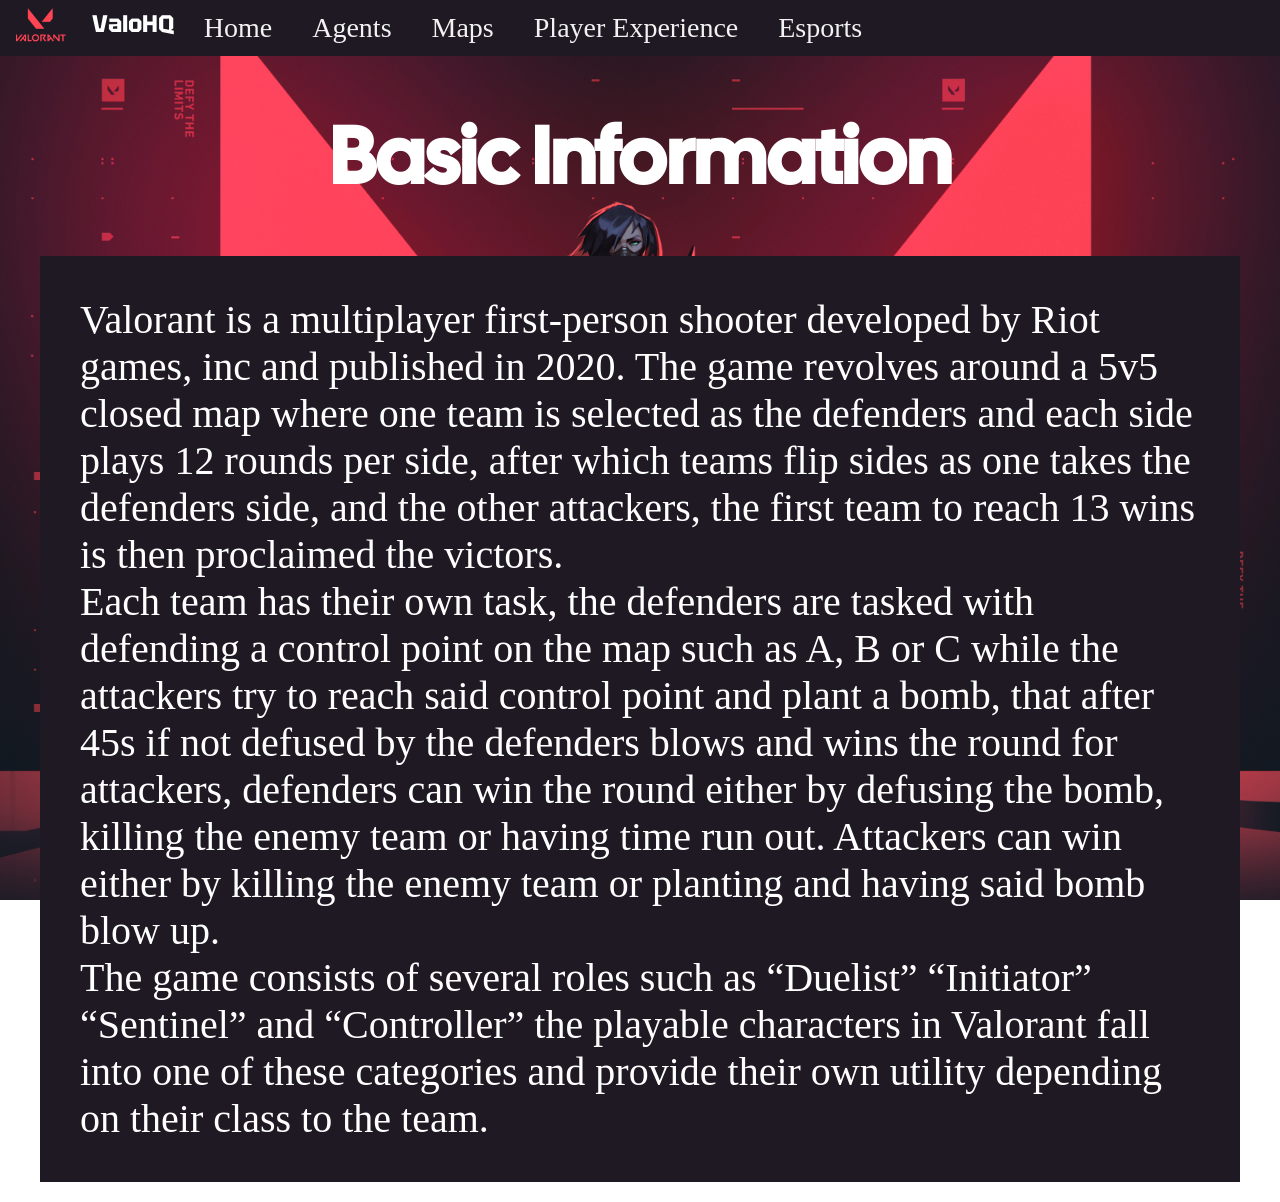
<file: index.html>
<!DOCTYPE html>
<html lang="en">
<head>
 <title>ValoHQ - Home </title>
<meta name="viewport" content="width=device-width, initial-scale=1">
<link rel="stylesheet" href="https://cdnjs.cloudflare.com/ajax/libs/font-awesome/4.7.0/css/font-awesome.min.css">

<link href="tyyli.css" rel="stylesheet">
</head>
<body>

<div class="topnav" id="myTopnav">
  <img src="Valorant_logo_-_pink_color_version.svg.png" class="logo" alt="Valorant logo">
  <h1 class="nav-title">ValoHQ</h1>
  <a href="index.html">Home</a>
  <a href="agentit.html">Agents</a>
  <a href="kartat.html">Maps</a>
  <a href="kokemukset.html">Player Experience</a>
  <a href="esports.html">Esports</a>
  <a href="javascript:void(0);" class="icon" onclick="myFunction()">
    <i class="fa fa-bars"></i>
  </a>
</div>
<div style="padding-left:16px">
</div>

<h1> Basic Information</h1>

<div class="laatikko">
     <div><div>
      </div>
<p>
 Valorant is a multiplayer first-person shooter developed by Riot games, inc and published in 2020. 
      The game revolves around a 5v5 closed map where one team is selected as the defenders and each
       side plays 12 rounds per side, after which teams flip sides as one takes the defenders side,
        and the other attackers, the first team to reach 13 wins is then proclaimed the victors.
        <br>
       Each team has their own task, the defenders are tasked with defending a control point on the map 
       such as A, B or C while the attackers try to reach said control point and plant a bomb, that after 
       45s if not defused by the defenders blows and wins the round for attackers, defenders can win the
       round either by defusing the bomb, killing the enemy team or having time run out. Attackers can 
       win either by killing the enemy team or planting and having said bomb blow up.
       <br>
       The game consists of several roles such as “Duelist” “Initiator” “Sentinel” and “Controller” the 
       playable characters in Valorant fall into one of these categories and provide their own utility 
       depending on their class to the team.
</p>

<script>
function myFunction() {
  var x = document.getElementById("myTopnav");
  if (x.className === "topnav") {
    x.className += " responsive";
  } else {
    x.className = "topnav";
  }
}
</script>

</body>
</html>
</file>
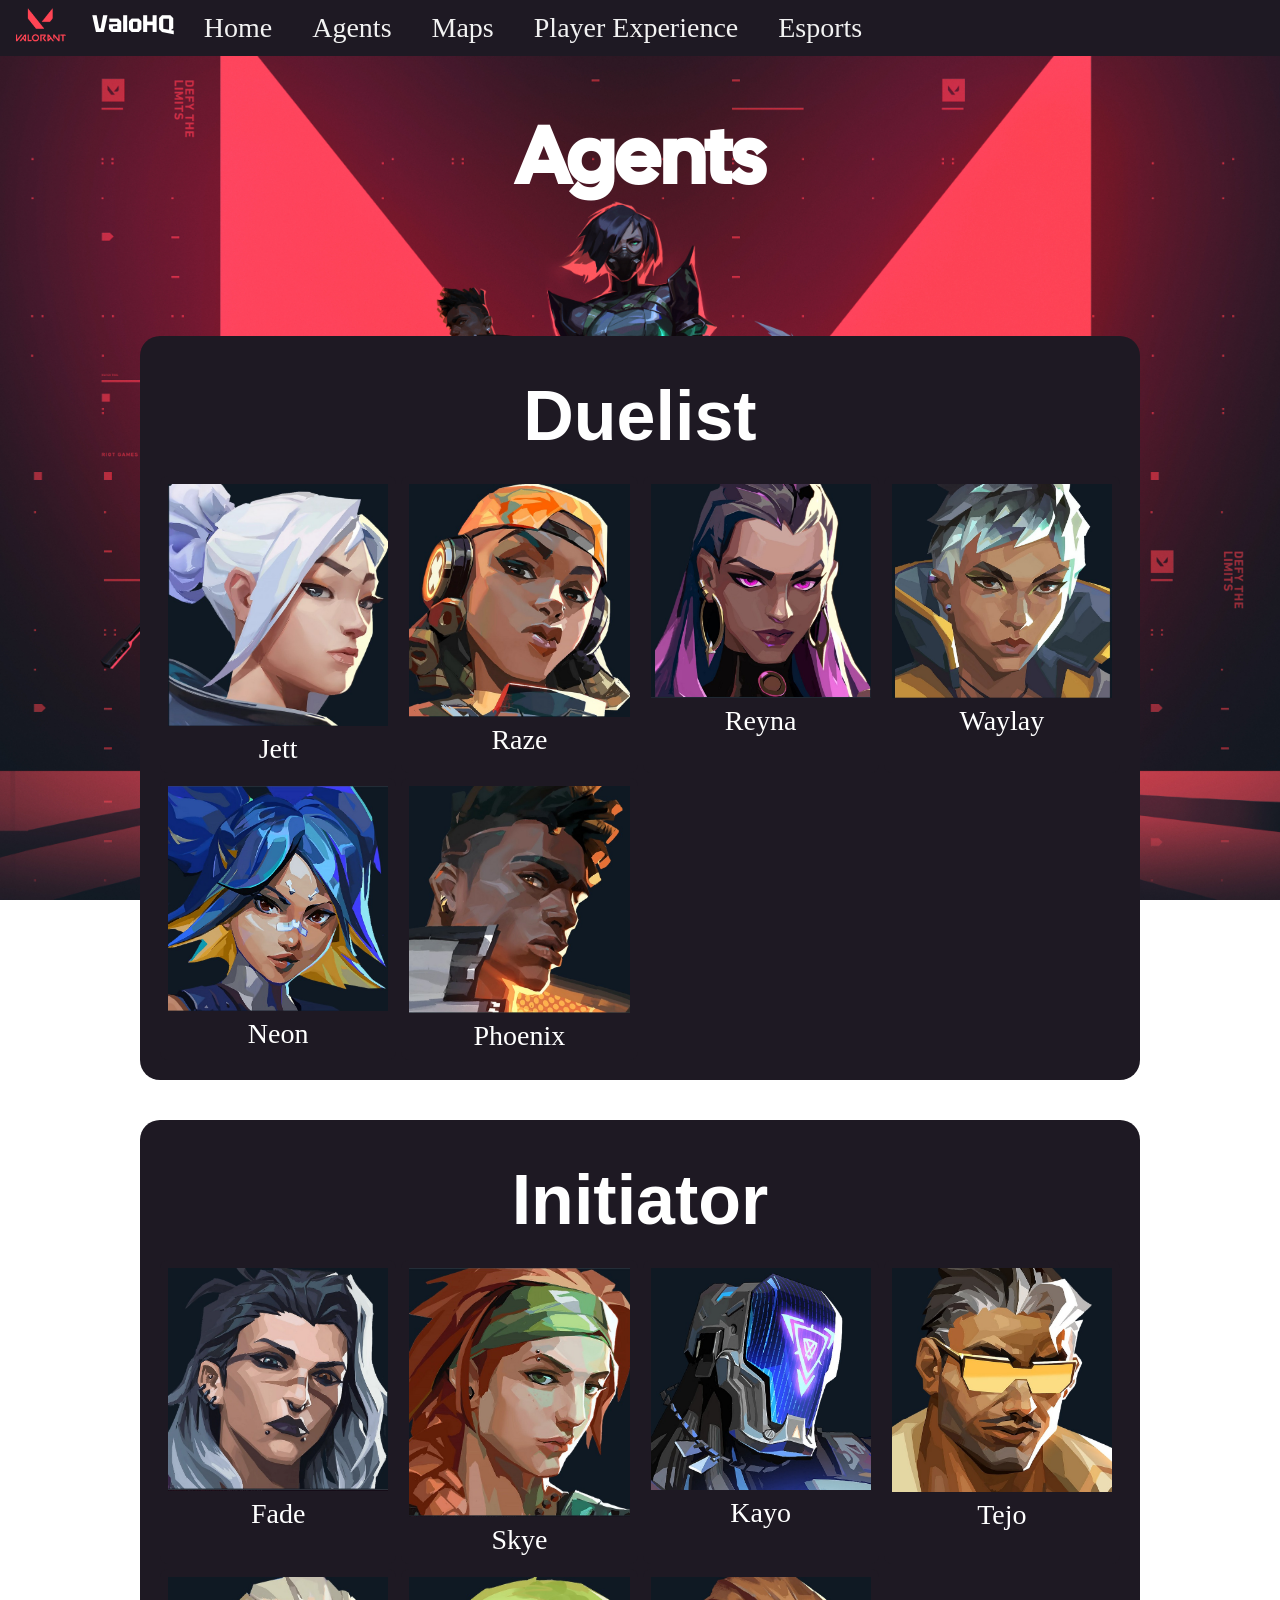
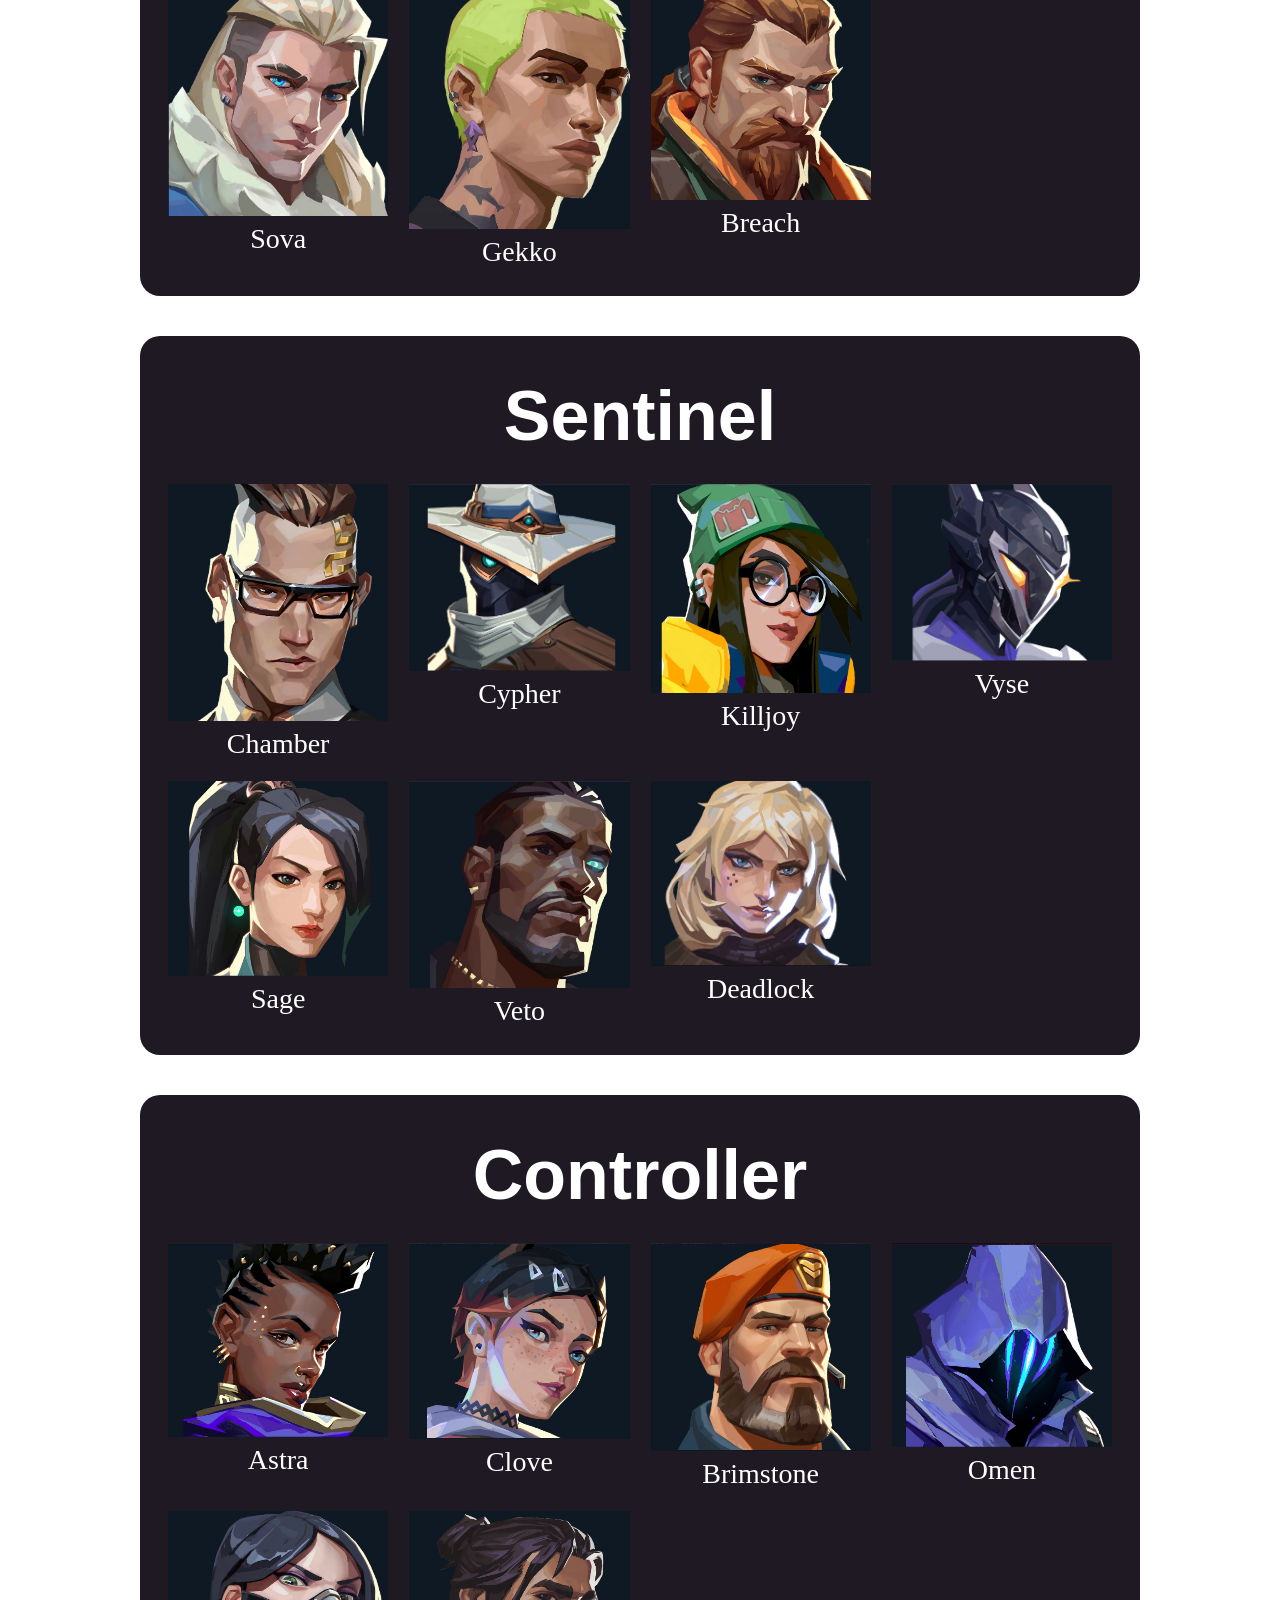
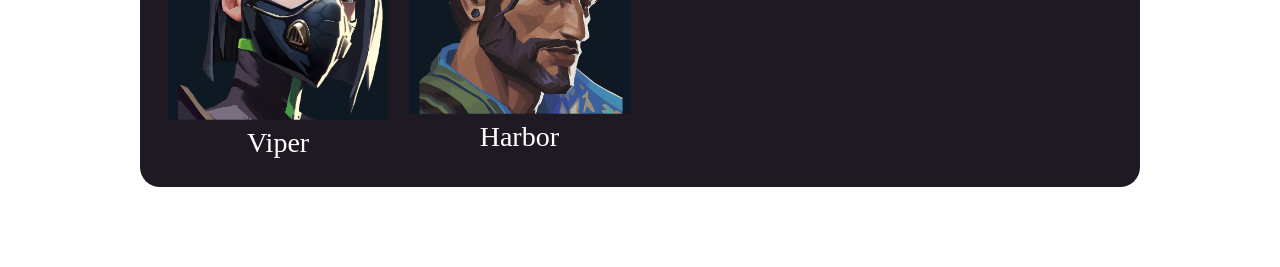
<file: agentit.html>
<!DOCTYPE html>
<html lang="en">
<head>
<title>ValoHQ - Agents</title>
<meta name="viewport" content="width=device-width, initial-scale=1">
<link rel="stylesheet" href="https://cdnjs.cloudflare.com/ajax/libs/font-awesome/4.7.0/css/font-awesome.min.css">

<link href="tyyli.css" rel="stylesheet">
</head>
<body>

<div class="topnav" id="myTopnav">
  <img src="Valorant_logo_-_pink_color_version.svg.png" class="logo" alt="Valorant logo">
  <h1 class="nav-title">ValoHQ</h1>
  <a href="index.html">Home</a>
  <a href="agentit.html">Agents</a>
  <a href="kartat.html">Maps</a>
  <a href="kokemukset.html">Player Experience</a>
  <a href="esports.html">Esports</a>
  <a href="javascript:void(0);" class="icon" onclick="myFunction()">
    <i class="fa fa-bars"></i>
  </a>
</div>
<div style="padding-left:16px">
</div>

<h1>Agents</h1>

   <section class="agent-section">
    <div class="agent-card">
        <h2>Duelist</h2>
        <div class="agent-grid">
            <div class="agent-box"><img src="jett.jpg" alt="Jett"> Jett</div>
            <div class="agent-box"><img src="raze.jpg" alt="Raze"> Raze</div>
            <div class="agent-box"><img src="reyna.jpg" alt="Reyna"> Reyna</div>
            <div class="agent-box"><img src="waylay.jpg" alt="Waylay"> Waylay</div>
            <div class="agent-box"><img src="neon.jpg" alt="Neon"> Neon</div>
            <div class="agent-box"><img src="phoenix.jpg" alt="Phoenix"> Phoenix</div>
        </div>
    </div>

    <div class="agent-card">
        <h2>Initiator</h2>
        <div class="agent-grid">
            <div class="agent-box"><img src="fade.jpg" alt="Fade"> Fade</div>
            <div class="agent-box"><img src="skye.jpg" alt="Skye"> Skye</div>
            <div class="agent-box"><img src="kayo.jpg" alt="Kayo"> Kayo</div>
            <div class="agent-box"><img src="tejo.jpg" alt="Tejo"> Tejo</div>
            <div class="agent-box"><img src="Sova.jpg" alt="Sova"> Sova</div>
            <div class="agent-box"><img src="gekko.jpg" alt="Gekko"> Gekko</div>
            <div class="agent-box"><img src="breach.jpg" alt="Breach"> Breach</div>
        </div>
    </div>

    <div class="agent-card">
        <h2>Sentinel</h2>
        <div class="agent-grid">
            <div class="agent-box"><img src="Chamber.jpg" alt="Chamber"> Chamber</div>
            <div class="agent-box"><img src="Cypher.jpg" alt="Cypher"> Cypher</div>
            <div class="agent-box"><img src="Killjoy.jpg" alt="Killjoy"> Killjoy</div>
            <div class="agent-box"><img src="Vyse.jpg" alt="Vyse"> Vyse</div>
            <div class="agent-box"><img src="Sage.jpg" alt="Sage"> Sage</div>
            <div class="agent-box"><img src="Veto.jpg" alt="Veto"> Veto</div>
            <div class="agent-box"><img src="Deadlock.jpg" alt="Deadlock"> Deadlock</div>
        </div>
    </div>

    <div class="agent-card">
        <h2>Controller</h2>
        <div class="agent-grid">
            <div class="agent-box"><img src="Astra.jpg" alt="Astra"> Astra</div>
            <div class="agent-box"><img src="Clove.jpg" alt="Clove"> Clove</div>
            <div class="agent-box"><img src="Brimstone.jpg" alt="Brimstone"> Brimstone</div>
            <div class="agent-box"><img src="Omen.jpg" alt="Omen"> Omen</div>
            <div class="agent-box"><img src="Viper.jpg" alt="Viper"> Viper</div>
            <div class="agent-box"><img src="Harbor.jpg" alt="Harbor"> Harbor</div>
        </div>
    </div></section>

<script>
function myFunction() {
  var x = document.getElementById("myTopnav");
  if (x.className === "topnav") {
    x.className += " responsive";
  } else {
    x.className = "topnav";
  }
}
</script>

</body>
</html>
</file>
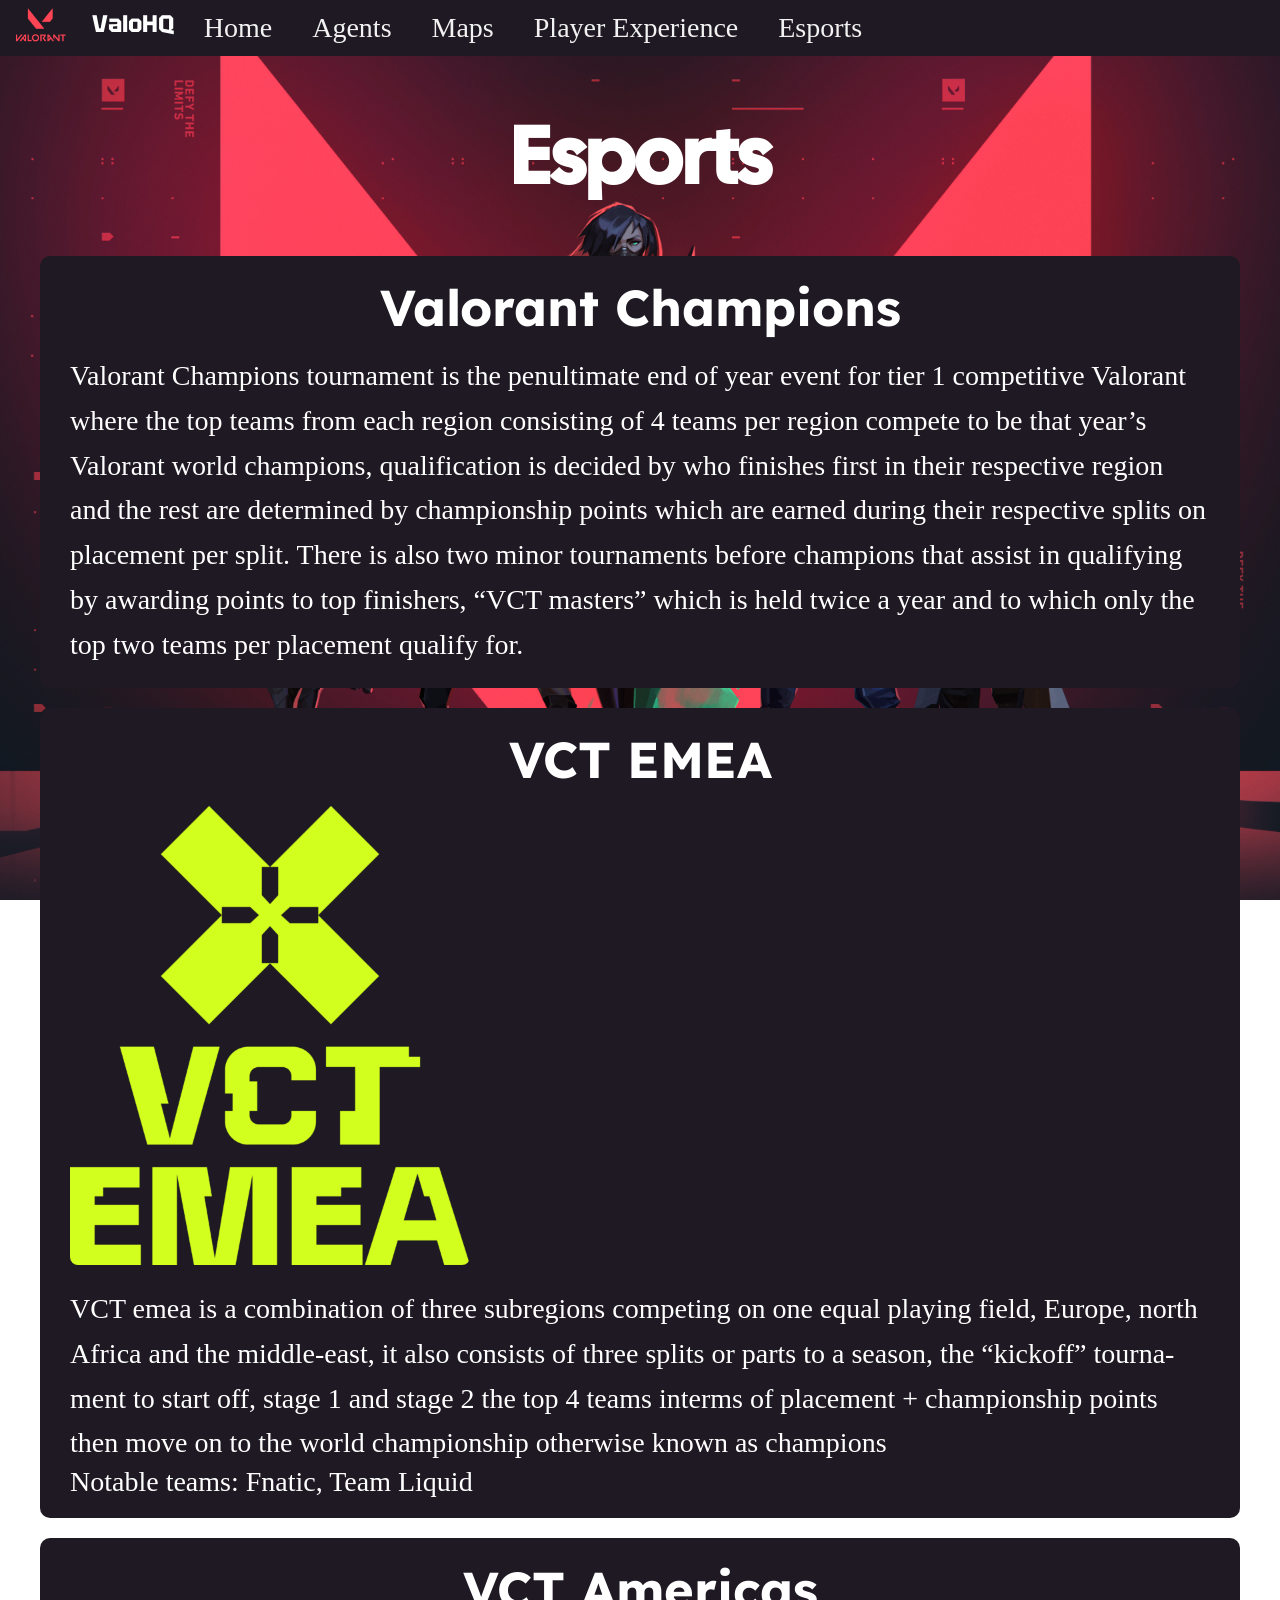
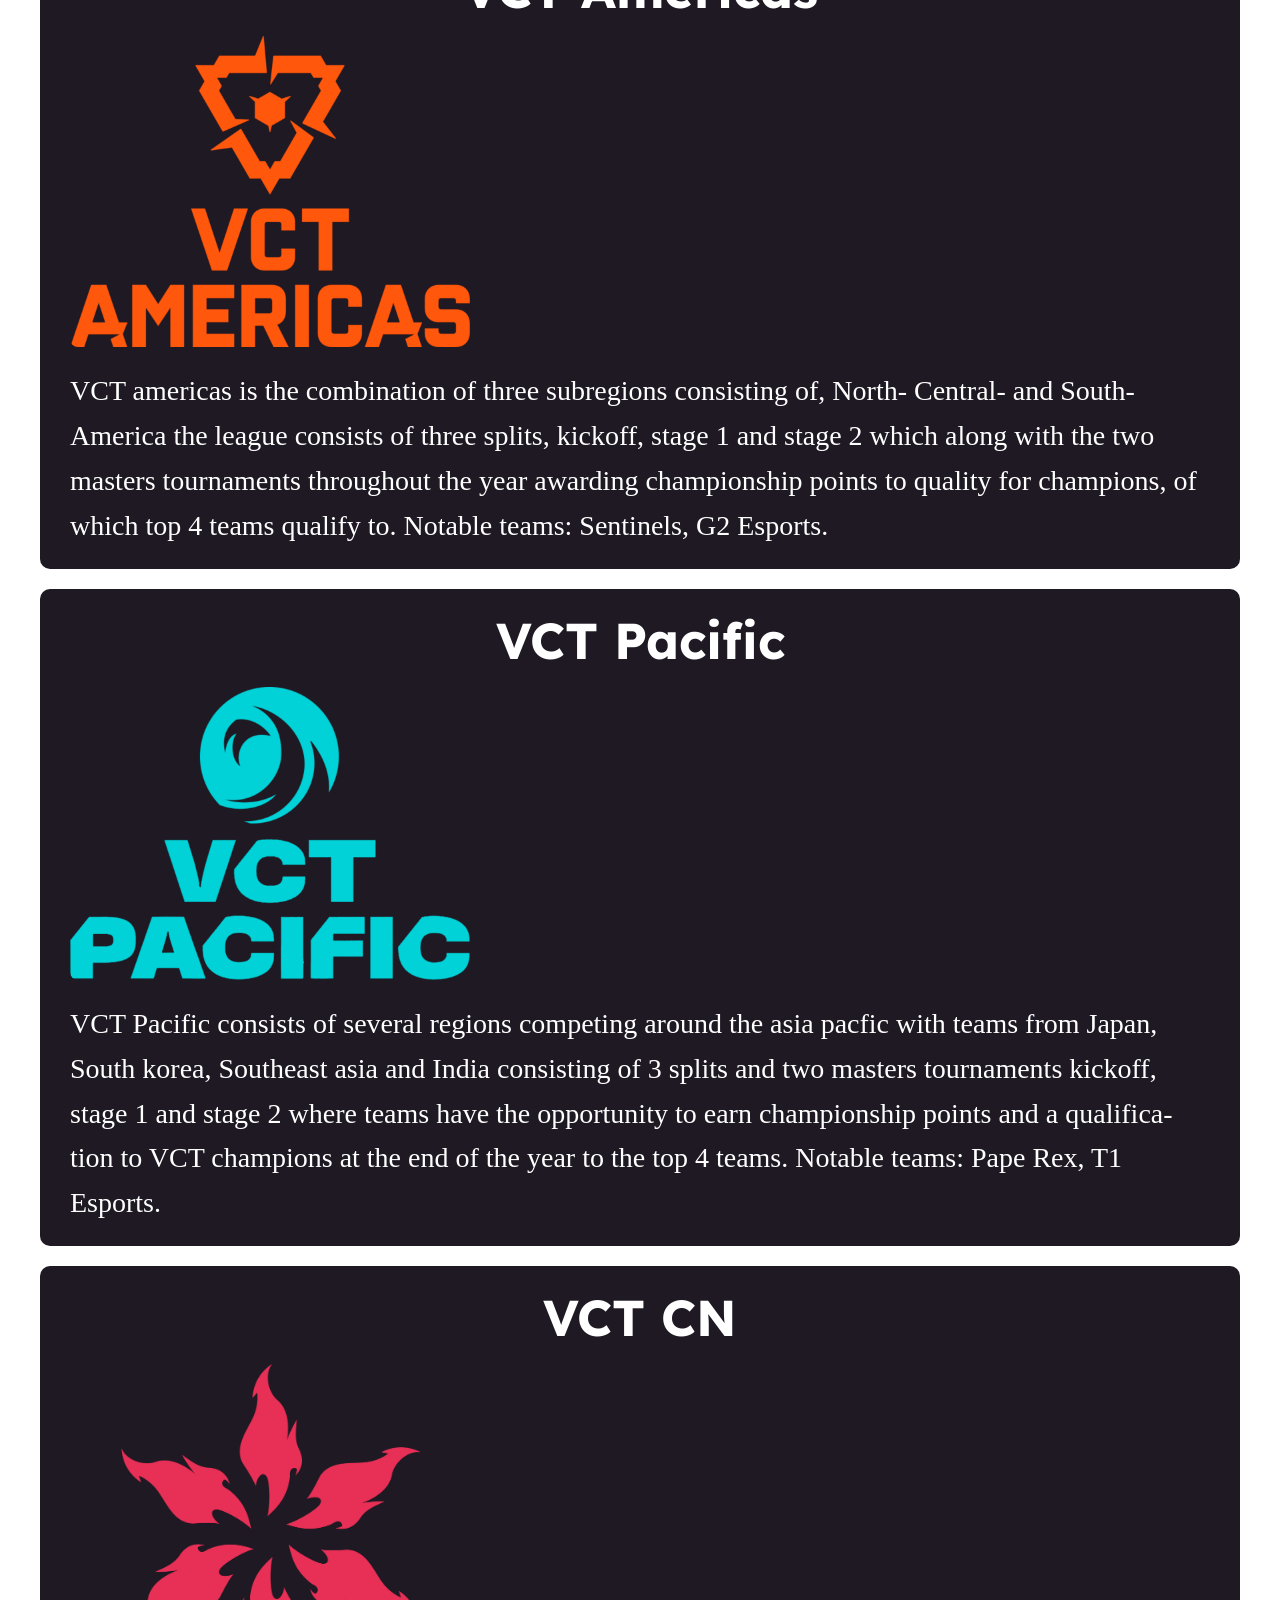
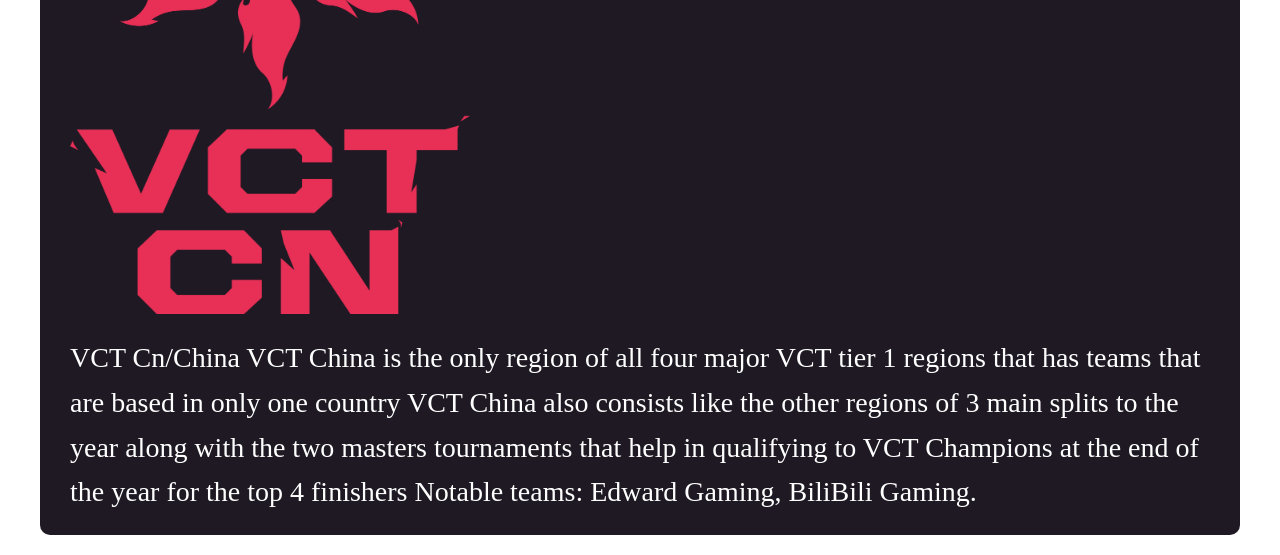
<file: esports.html>
<!DOCTYPE html>
<html lang="en">
<head>
<title>ValoHQ - Esports</title>
<meta name="viewport" content="width=device-width, initial-scale=1">
<link rel="stylesheet" href="https://cdnjs.cloudflare.com/ajax/libs/font-awesome/4.7.0/css/font-awesome.min.css">

<link href="tyyli.css" rel="stylesheet">
</head>
<body>

<div class="topnav" id="myTopnav">
  <img src="Valorant_logo_-_pink_color_version.svg.png" class="logo" alt="Valorant logo">
  <h1 class="nav-title">ValoHQ</h1>
  <a href="index.html">Home</a>
  <a href="agentit.html">Agents</a>
  <a href="kartat.html">Maps</a>
  <a href="kokemukset.html">Player Experience</a>
  <a href="esports.html">Esports</a>
  <a href="javascript:void(0);" class="icon" onclick="myFunction()">
    <i class="fa fa-bars"></i>
  </a>
</div>
<div style="padding-left:16px">
</div>
  <div style="padding-left:16px"></div>

<h1> Esports</h1>

<div class="kokemuslaatikot">
     <h2>Valorant Champions</h2>
     <div class="kokemustekstit">
     <p>Valorant Champions
tournament is the penultimate end of year event for tier 1 competitive Valorant where the top teams from each region consisting of 4 teams per region compete to be that year’s Valorant world champions, qualification is decided by who finishes first in their respective region and the rest are determined by championship points which are earned during their respective splits on placement per split. There is also two minor tournaments before champions that assist in qualifying by awarding points to top finishers, “VCT masters” which is held twice a year and to which only the top two teams per placement qualify for.
</p>
     </div>
     </div>
      
     <div class="kokemuslaatikot">
     <h2>VCT EMEA</h2>
      <div class="kokemustekstit">      <img src="VCT emea.webp" alt="VCT EMEA Region" style="width: 100%; max-width: 400px; height: auto; margin-bottom: 15px; border-radius: 8px;">     <p>VCT emea is a combination of three subregions competing on one equal playing field, Europe, north Africa and the middle-east, it also consists of three splits or parts to a season, the “kickoff” tourna-ment to start off, stage 1 and stage 2 the top 4 teams interms of placement + championship points then move on to the world championship otherwise known as champions </p>
    Notable teams: Fnatic, Team Liquid 
   </div>
     </div>

      <div class="kokemuslaatikot">
      <h2>VCT Americas</h2>
      <div class="kokemustekstit">
      <img src="VCT americas.webp" alt="VCT Americas Region" style="width: 100%; max-width: 400px; height: auto; margin-bottom: 15px; border-radius: 8px;">
      <p>VCT americas is the combination of three subregions consisting of, North- Central- and South-America the league consists of three splits, kickoff, stage 1 and stage 2 which along with the two masters tournaments throughout the year awarding championship points to quality for champions, of which top 4 teams qualify to.
         Notable teams: Sentinels, G2 Esports.
      </p>
      </div> <!-- .kokemustekstit -->
     </div> <!-- .kokemuslaatikot -->

      <div class="kokemuslaatikot">
      <h2>VCT Pacific</h2>
      <div class="kokemustekstit">
      <img src="VCT pacific.webp" alt="VCT Pacific Region" style="width: 100%; max-width: 400px; height: auto; margin-bottom: 15px; border-radius: 8px;">
      <p>VCT Pacific consists of several regions competing around the asia pacfic with teams from Japan, South korea, Southeast asia and India consisting of 3 splits and two masters tournaments kickoff, stage 1 and stage 2 where teams have the opportunity to earn championship points and a qualifica-tion to VCT champions at the end of the year to the top 4 teams.
Notable teams: Pape Rex, T1 Esports.
      </p>
      </div> <!-- .kokemustekstit -->
     </div> <!-- .kokemuslaatikot -->

   <div class="kokemuslaatikot">
      <h2>VCT CN</h2>
      <div class="kokemustekstit">
      <img src="VCT china.webp" alt="VCT China Region" style="width: 100%; max-width: 400px; height: auto; margin-bottom: 15px; border-radius: 8px;">
        <p> VCT Cn/China
VCT China is the only region of all four major VCT tier 1 regions that has teams that are based in only one country VCT China also consists like the other regions of 3 main splits to the year along with the two masters tournaments that help in qualifying to VCT Champions at the end of the year for the top 4 finishers
Notable teams: Edward Gaming, BiliBili Gaming.
</p> 
      </div> <!-- .kokemustekstit -->
     </div> <!-- .kokemuslaatikot -->

<script>
function myFunction() {
  var x = document.getElementById("myTopnav");
  if (x.className === "topnav") {
    x.className += " responsive";
  } else {
    x.className = "topnav";
  }
}
</script>

</body>
</html>
</file>
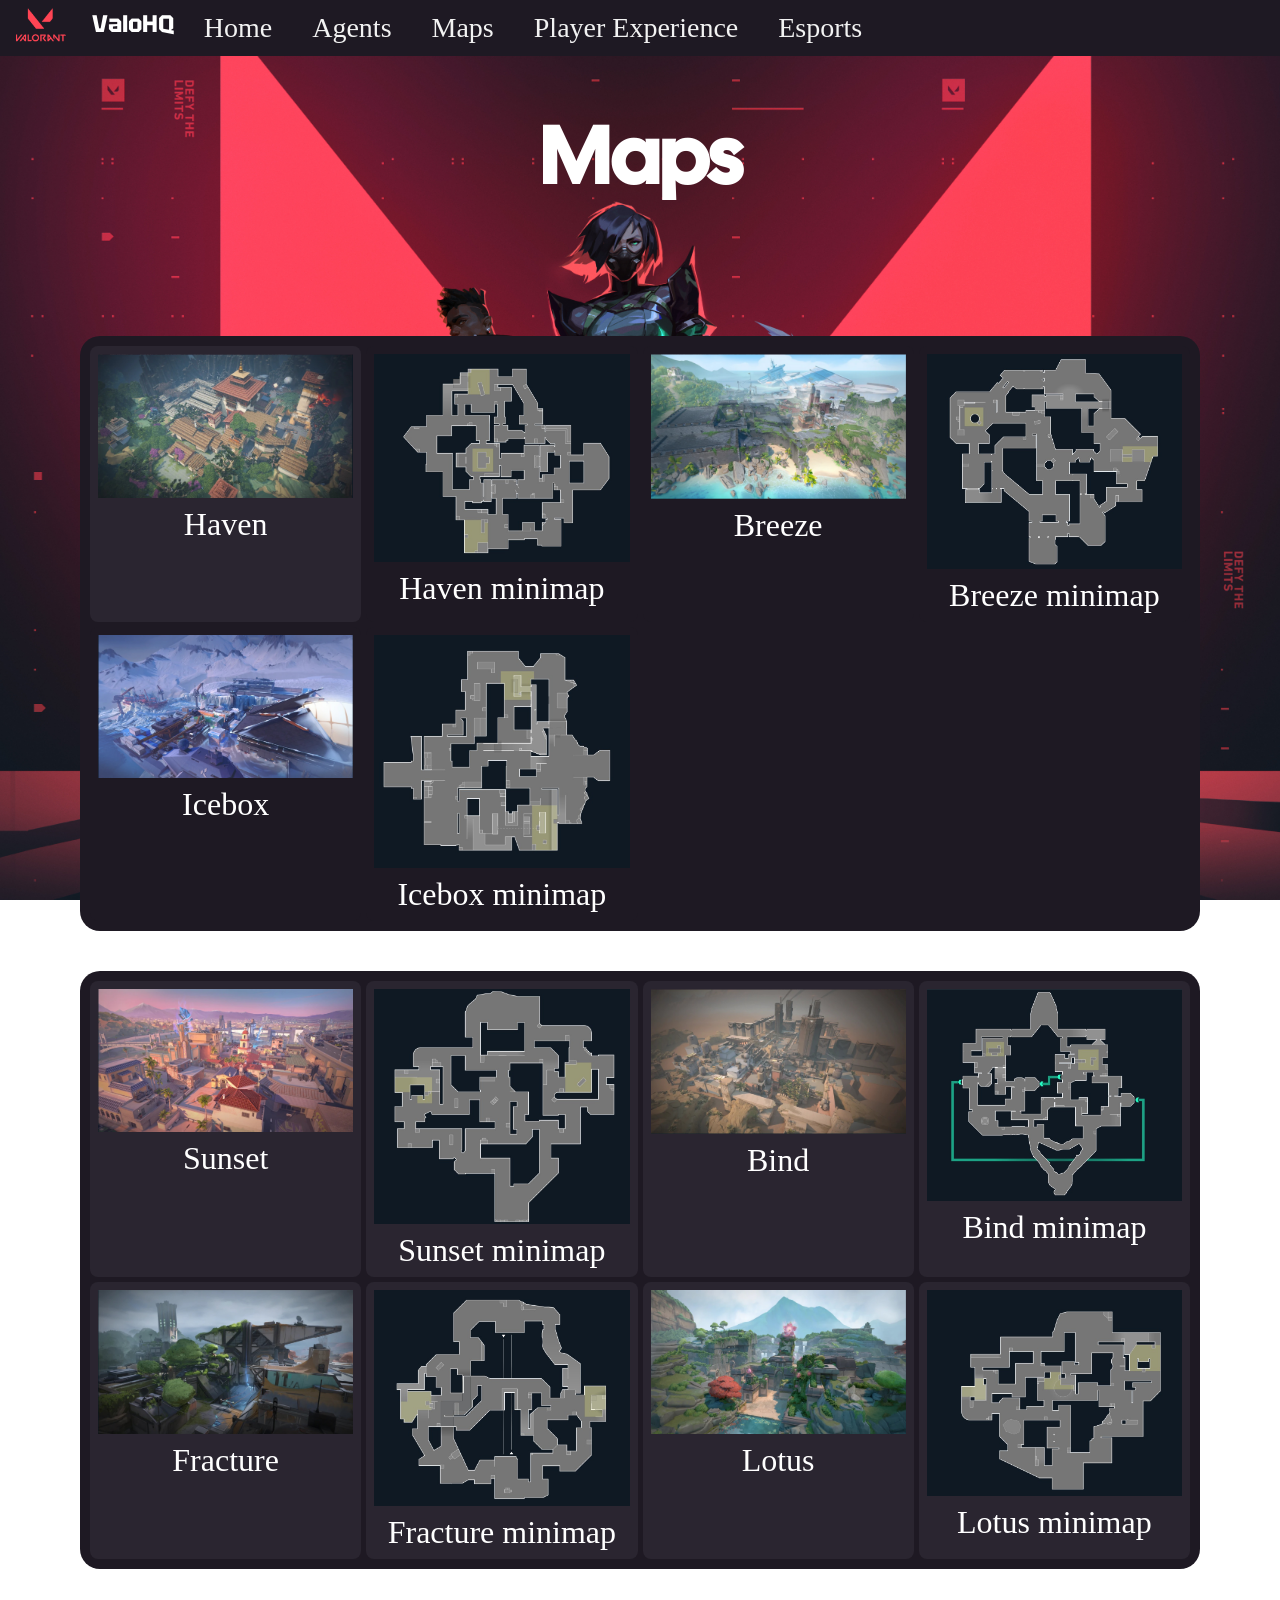
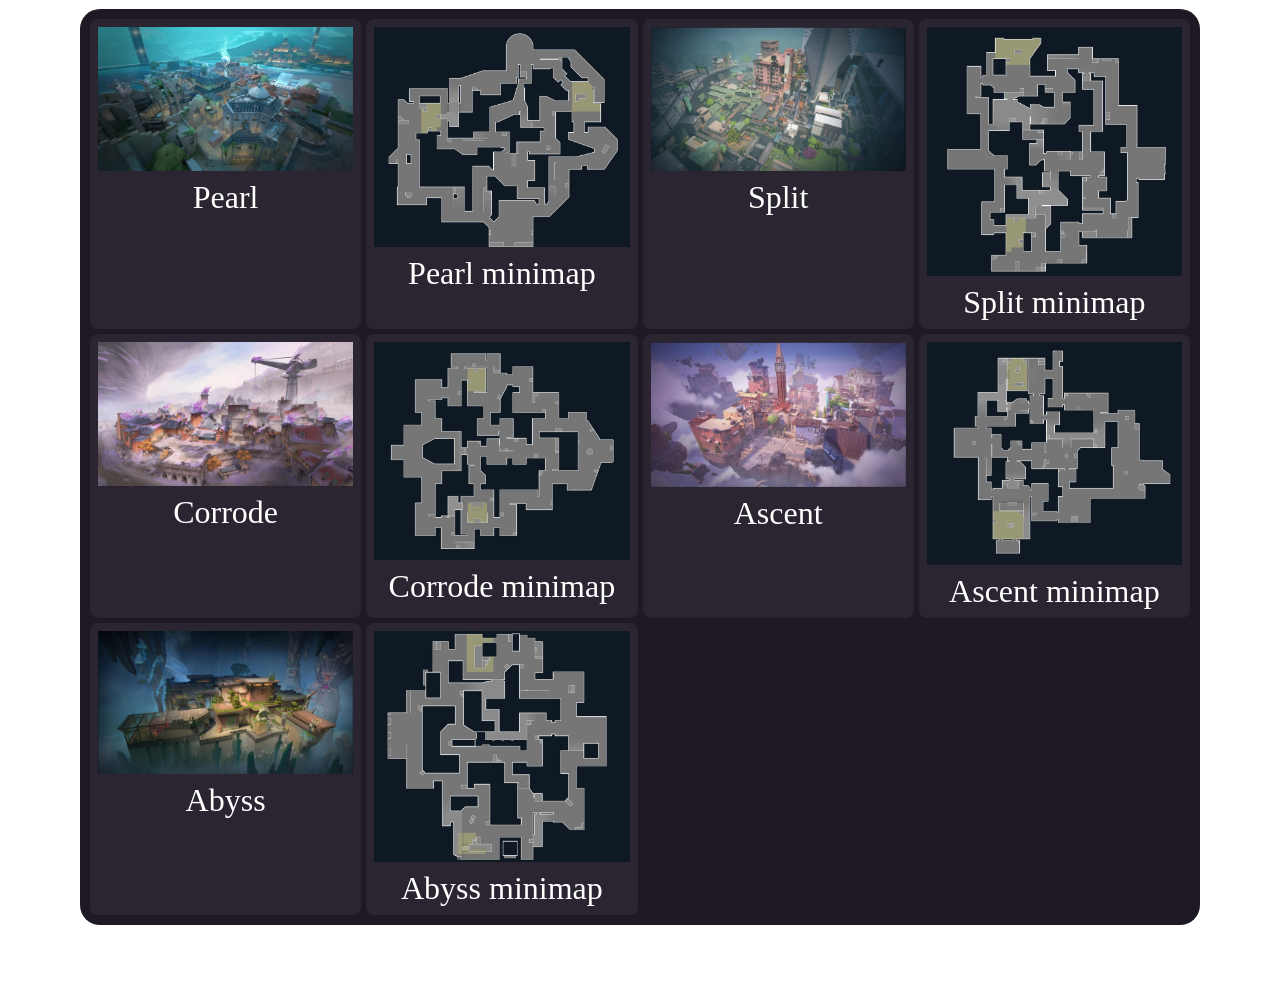
<file: kartat.html>
<!DOCTYPE html>
<html lang="en">
<head>
  <title> ValoHQ - Maps</title>
<meta name="viewport" content="width=device-width, initial-scale=1">
<link rel="stylesheet" href="https://cdnjs.cloudflare.com/ajax/libs/font-awesome/4.7.0/css/font-awesome.min.css">

<link href="tyyli.css" rel="stylesheet">
</head>
<body>

<div class="topnav" id="myTopnav">
  <img src="Valorant_logo_-_pink_color_version.svg.png" class="logo" alt="Valorant logo">
  <h1 class="nav-title">ValoHQ</h1>
  <a href="index.html">Home</a>
  <a href="agentit.html">Agents</a>
  <a href="kartat.html" >Maps</a>
  <a href="kokemukset.html">Player Experience</a>
  <a href="esports.html">Esports</a>
  <a href="javascript:void(0);" class="icon" onclick="myFunction()">
    <i class="fa fa-bars"></i>
  </a>
</div>
<div style="padding-left:16px">
</div>

<h1>Maps</h1>

   <section class="map-section">
    <div class="map-card">
        <div class="map-grid">
            <div class="map-box"><img src="Haven.jpg" alt="Haven"> Haven</div>
            <div class="agent-box"><img src="Haven_kartta.jpg" alt="Haven minimap"> Haven minimap</div>
            <div class="agent-box"><img src="Breeze.jpg" alt="Breeze"> Breeze</div>
            <div class="agent-box"><img src="Breeze_kartta.jpg" alt="Breeze minimap"> Breeze minimap</div>
            <div class="agent-box"><img src="Icebox.jpg" alt="Icebox"> Icebox</div>
            <div class="agent-box"><img src="Icebox_kartta.jpg" alt="Icebox minimap"> Icebox minimap</div>
        </div>
    </div>

    <div class="map-card">
        <div class="map-grid">
            <div class="map-box"><img src="Sunset.jpg" alt="Sunset"> Sunset</div>
            <div class="map-box"><img src="Sunset_kartta.jpg" alt="Sunset minimap"> Sunset minimap</div>
            <div class="map-box"><img src="Bind.jpg" alt="Bind"> Bind</div>
            <div class="map-box"><img src="Bind_kartta.jpg" alt="Bind minimap"> Bind minimap</div>
            <div class="map-box"><img src="Fracture.jpg" alt="Fracture"> Fracture</div>
            <div class="map-box"><img src="Fracture_kartta.jpg" alt="Fracture minimap"> Fracture minimap</div>
            <div class="map-box"><img src="Lotus.jpg" alt="Lotus"> Lotus</div>
            <div class="map-box"><img src="Lotus_kartta.jpg" alt="Lotus minimap"> Lotus minimap</div>
        </div>
    </div>

    <div class="map-card">
        <div class="map-grid">
            <div class="map-box"><img src="Pearl.jpg" alt="Pearl"> Pearl</div>
            <div class="map-box"><img src="Pearl_kartta.jpg" alt="Pearl minimap"> Pearl minimap</div>
            <div class="map-box"><img src="Split.jpg" alt="Split"> Split</div>
            <div class="map-box"><img src="Split_kartta.jpg" alt="Split minimap"> Split minimap</div>
            <div class="map-box"><img src="Corrode.jpg" alt="Corrode"> Corrode</div>
            <div class="map-box"><img src="Corrode_kartta.jpg" alt="Corrode minimap"> Corrode minimap</div>
            <div class="map-box"><img src="Ascent.jpg" alt="Ascent"> Ascent</div>
            <div class="map-box"><img src="Ascent_kartta.jpg" alt="Ascent minimap"> Ascent minimap</div>
            <div class="map-box"><img src="Abyss.jpg" alt="Abyss"> Abyss</div>
            <div class="map-box"><img src="Abyss_kartta.jpg" alt="Abyss minimap"> Abyss minimap</div>
        </div>
    </div>
    </div></section>

<script>
function myFunction() {
  var x = document.getElementById("myTopnav");
  if (x.className === "topnav") {
    x.className += " responsive";
  } else {
    x.className = "topnav";
  }
}
</script>

</body>
</html>
</file>
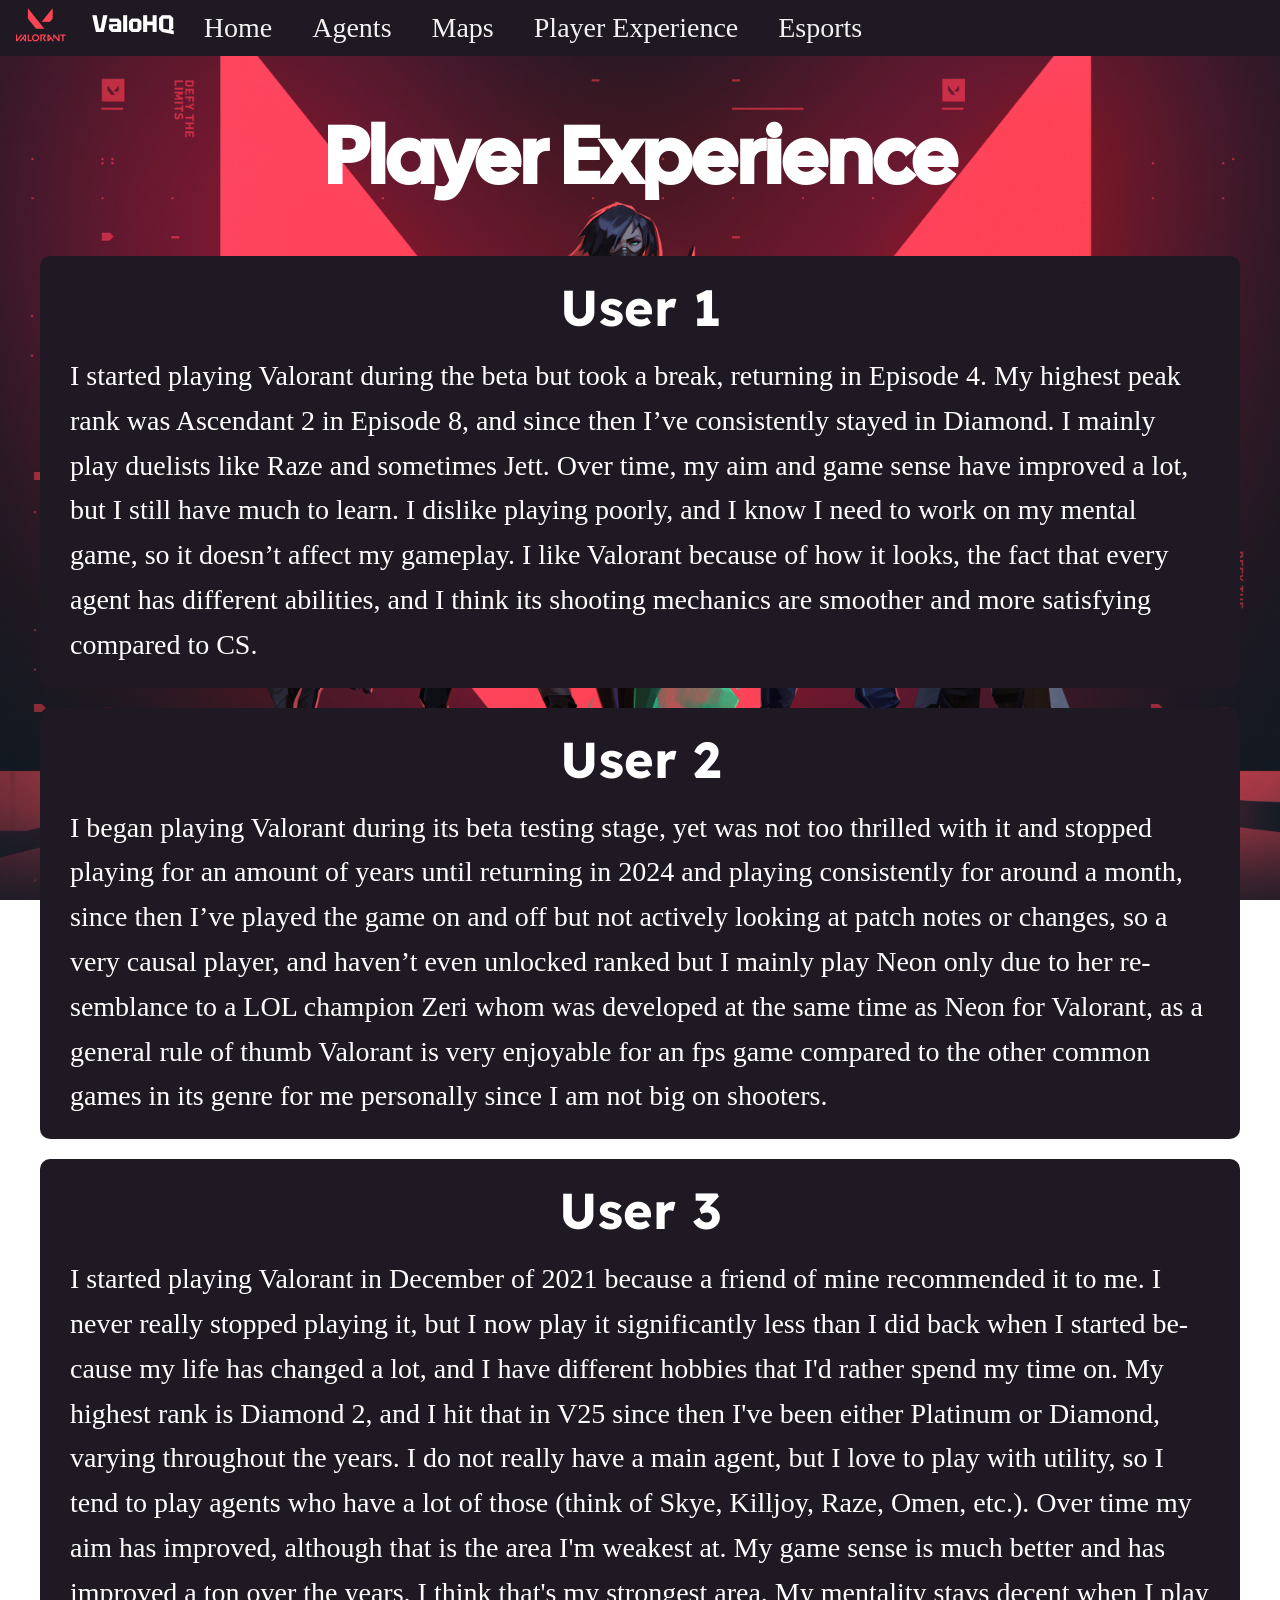
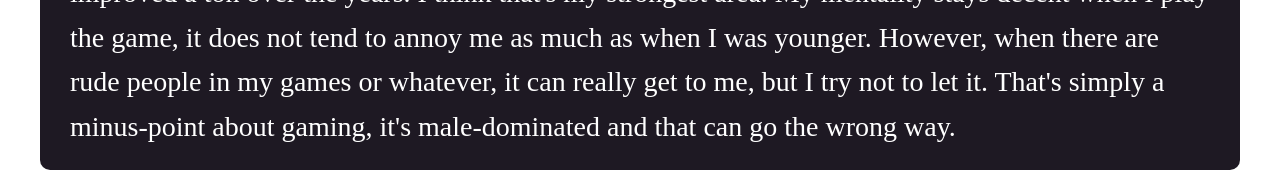
<file: kokemukset.html>
<!DOCTYPE html>
<html lang="en">
<head>
  <title> ValoHQ - Player Experience</title>
<meta name="viewport" content="width=device-width, initial-scale=1">
<link rel="stylesheet" href="https://cdnjs.cloudflare.com/ajax/libs/font-awesome/4.7.0/css/font-awesome.min.css">

<link href="tyyli.css" rel="stylesheet">
</head>
<body>

<div class="topnav" id="myTopnav">
  <img src="Valorant_logo_-_pink_color_version.svg.png" class="logo" alt="Valorant logo">
  <h1 class="nav-title">ValoHQ</h1>
  <a href="index.html">Home</a>
  <a href="agentit.html">Agents</a>
  <a href="kartat.html">Maps</a>
  <a href="kokemukset.html">Player Experience</a>
  <a href="esports.html">Esports</a>
  <a href="javascript:void(0);" class="icon" onclick="myFunction()">
    <i class="fa fa-bars"></i>
  </a>
</div>
<div style="padding-left:16px">
</div>
<h1>Player Experience</h1>

   <div class="kokemuslaatikot">
     <h2>User 1</h2>
     <p>I started playing Valorant during the beta but took a break, returning in Episode 4. 
      My highest peak rank was Ascendant 2 in Episode 8, and since then I’ve consistently 
      stayed in Diamond. I mainly play duelists like Raze and sometimes Jett. Over time,
       my aim and game sense have improved a lot, but I still have much to learn. I dislike playing
        poorly, and I know I need to work on my mental game, so it doesn’t affect my gameplay. I 
        like Valorant because of how it looks, the fact that every agent has different abilities, 
        and I think its shooting mechanics are smoother and more satisfying compared to CS.</p>
     </div>
      
     <div class="kokemuslaatikot">
     <h2>User 2</h2>
     <p>I began playing Valorant during its beta testing stage, yet was not too thrilled with it 
      and stopped playing for an amount of years until returning in 2024 and playing consistently 
      for around a month, since then I’ve played the game on and off but not actively looking at 
      patch notes or changes, so a very causal player, and haven’t even unlocked ranked but I 
      mainly play Neon only due to her re-semblance to a LOL champion Zeri whom was developed at 
      the same time as Neon for Valorant, as a general rule of thumb Valorant is very enjoyable for 
      an fps game compared to the other common games in its genre for me personally since I am not 
      big on shooters.</p>
     </div>

      <div class="kokemuslaatikot">
      <h2>User 3</h2>
      <p>I started playing Valorant in December of 2021 because a friend of mine recommended it
         to me. I never really stopped playing it, but I now play it significantly less than I did
          back when I started be-cause my life has changed a lot, and I have different hobbies that 
          I'd rather spend my time on. My highest rank is Diamond 2, and I hit that in V25 since
           then I've been either Platinum or Diamond, varying throughout the years. I do not really 
           have a main agent, but I love to play with utility, so I tend to play agents who have a 
           lot of those (think of Skye, Killjoy, Raze, Omen, etc.). Over time my aim has improved, 
           although that is the area I'm weakest at. My game sense is much better and has improved 
           a ton over the years. I think that's my strongest area. My mentality stays decent when I 
           play the game, it does not tend to annoy me as much as when I was younger. However, when
            there are rude people in my games or whatever, it can really get to me, but I try not 
            to let it. That's simply a minus-point about gaming, it's male-dominated and that can 
            go the wrong way.</p>
   </div>

<script>
function myFunction() {
  var x = document.getElementById("myTopnav");
  if (x.className === "topnav") {
    x.className += " responsive";
  } else {
    x.className = "topnav";
  }
}
</script>

</body>
</html>
</file>
<file: tyyli.css>
@import url('https://fonts.googleapis.com/css2?family=Cal+Sans&family=Lexend:wght@300&family=Tektur:wght@500&display=swap');

html {
  box-sizing: border-box;
}

*, *::before, *::after {
  box-sizing: inherit;
}

.topnav {
  overflow: hidden;
  background-color: #1e1923;
  box-sizing: border-box;
}

.topnav a {
  float: left;
  display: block;
  color: #f2f2f2;
  text-align: center;
  padding: 14px 16px;
  text-decoration: none;
  font-size: 17px;
}

.topnav a:hover {
  background-color: #ddd;
  color: black;
}

.topnav a.active {
  background-color: #1e1923;
  color: white;
  width: 80%;
}

.topnav .icon {
  display: none;
}

.topnav .logo {
  float: left;
  height: 50px;
  padding: 8px 16px;
  display: block;
}

.topnav .nav-title {
  float: left;
  color: white;
  font-family: "Tektur";
  font-size: 1.5em;
  margin: 0;
  padding: 8px 10px;
  display: flex;
  align-items: center;
}

.topnav.responsive .logo {

  float: none;
}

body {
  background-image: url("taustakuva.jpg");
  height: auto;
  margin: 0;
  background-repeat: no-repeat;
  background-size: cover;
  background-position: center;
  background-attachment: fixed;
  width: 100%;
  max-width: 100%;
}

p {
  color: white;
  font-family: "sans-serif";
  text-decoration: none;
  font-size: 1.2em;
  height: auto;
  margin: 10px;
}

h1 {
  text-decoration: none;
  font-size: 3em;
  font-family: "Tektur";
  color: white;
  margin: 3rem;
  height: auto;
  text-align: center;
}

h2 {
  color: white;
  font-family: sans-serif;
  text-decoration: none;
  font-size: 2.5em;
  margin: 20px;
}

.laatikko {
  width: 100%;
  margin: 20px auto;
  padding: 30px;
  text-align: left;
  background-color: #1e1923;
  min-height: auto;
  max-width: 600px;
  box-sizing: border-box;
}

.agent-section {
  display: flex;
  justify-content: center;
  align-items: center;
  padding: 80px 40px;
  gap: 40px;
  margin: 0 auto;
  max-width: 1200px;
  flex-wrap: wrap;
}

.agent-card {
  background-color: #1e1923;
  color: white;
  width: 500px;
  padding: 30px;
  border-radius: 20px;
  text-align: center;
}

.agent-grid {
  display: grid;
  grid-template-columns: repeat(4, 1fr);
  gap: 5px;
}

.agent-box {
  background-color: #1e1923;
  padding: 8px;
  border-radius: 8px;
}

.agent-grid img {
  width: 100%;
  height: auto;
}

.map-section {
  display: flex;
  justify-content: center;
  align-items: center;
  padding: 80px 40px;
  gap: 40px;
  margin: 0 auto;
  max-width: 1200px;
  flex-wrap: wrap;
}

.map-card {
  background-color: #1e1923;
  color: white;
  width: 500px;
  padding: 20px;
  border-radius: 20px;
  text-align: center;
}

.map-grid {
  display: grid;
  grid-template-columns: repeat(4, 1fr);
  gap: 5px;
}

.map-box {
  background-color: #2a2530;
  padding: 8px;
  border-radius: 8px;
}

.map-grid img {
  width: 100%;
  height: auto;
}

.kokemuslaatikot {
  background-color: #1e1923;
  margin: 20px auto;
  padding: 20px 30px;
  color: white;
  max-width: 600px;
  border-radius: 10px;
  width: calc(100% - 40px);
}

.kokemuslaatikot h2 {
  color: white;
  font-family: "lexend";
  text-decoration: none;
  font-size: 1.8em;
  margin: 0 0 15px 0;
  text-align: center;
}

.kokemuslaatikot p {
  color: white;
  font-family: "sans-serif";
  font-size: 1em;
  line-height: 1.6;
  margin: 0;
}

@media screen and (max-width: 600px) {
  * {
    box-sizing: border-box;
  }

  body {
   
    width: 100%;
    max-width: 100%;
    overflow-x: hidden;
    margin: 0;
    padding: 0;
  }

  .topnav {
    width: 100%;
    max-width: 100%;
    padding: 0;
    box-sizing: border-box;
    display: flex;
    align-items: center;
    justify-content: space-between;
  }

  .topnav .logo {
    
    height: 25px;
    padding: 2px 3px;
    width: auto;
    flex-shrink: 0;
    order: 1;
  }

  .topnav .nav-title {
   
    display: flex;
    font-size: 1em;
    padding: 2px 4px;
    flex-shrink: 0;
    order: 2;
  }

  .topnav a {
    display: none;
    padding: 4px 4px;
    font-size: 10px;
  }

  .topnav a.icon {
    display: block;
    padding: 4px 4px;
    flex-shrink: 0;
    order: 3;
  }

  .topnav.responsive {
    position: relative;
    display: block;
  }

  .topnav.responsive a {
    float: none;
    display: block;
    text-align: left;
    width: 100%;
    box-sizing: border-box;
    clear: both;
    padding: 8px 10px;
  }

  .topnav.responsive .logo {
    display: block;
  }

  .topnav.responsive a.icon {
    position: absolute;
    right: 0;
    top: 0;
    width: auto;
    clear: none;
  }

  h1 {
    font-size: 1.5em;
    margin: 0.5rem;
    padding: 0 5px;
  }

  p {
    font-size: 0.9em;
    margin: 6px;
    padding: 0 5px;
  }

  .laatikko {
    padding: 20px;
    width: calc(100% - 16px);
    margin: 10px auto;
  }

  .agent-section {
    padding: 6px 10px;
    gap: 10px;
    flex-direction: column;
  }

  .agent-card {
    width: 100%;
    max-width: 100%;
    padding: 5px;
  }

  .agent-grid {
    grid-template-columns: repeat(2, 1fr);
    gap: 2px;
  }

  .agent-box {
    padding: 3px;
  }

  h2 {
    font-size: 1.1em;
    margin: 3px;
  }

  .kokemuslaatikot {
    margin: 5px auto;
    padding: 4px 6px;
    max-width: 90%;
    width: calc(100% - 12px);
    border-radius: 6px;
  }

  .kokemuslaatikot h2 {
    font-size: 0.8em;
    margin: 0 0 3px 0;
  }

  .kokemuslaatikot p {
    font-size: 0.7em;
    line-height: 1.2;
  }

   .agent-section {
    padding: 6px 10px;
    gap: 10px;
    flex-direction: column;
  }

  .map-card {
    width: 100%;
    max-width: 100%;
    padding: 5px;
  }

  .map-grid {
    grid-template-columns: repeat(2, 1fr);
    gap: 2px;
  }

  .map-box {
    padding: 3px;
  }
}

@media (min-width: 601px) {
  .topnav a {
    display: inline-block !important;
    padding: 12px 20px !important;
    font-size: 1.75em !important;
  }

  .topnav a.icon {
    display: none !important;
  }

  .topnav .nav-title {
    display: flex;
  }
  .laatikko {
    width: 100%;
    max-width: 1200px;
    margin: 20px auto;
    padding: 30px;
    height: 100%;
    max-height: 1000px;
  }
  p{
    font-size: 2.5em;
  }
  .kokemuslaatikot {
    margin: 20px auto;
    padding: 20px 30px;
    max-width: 800px;
    width: 100%;
    max-width: 1200px;
    border-radius: 10px;
    font-size: 1.75em;
  }
  .agent-card {
    width: 100%;
    max-width: 1000px;
    padding: 20px;
    display: flex;
    flex-direction: column;
    font-size: 1.75em;
  }

   .map-card {
    width: 100%;
    max-width: 1200px;
    padding: 10px;
    display: flex;
    flex-direction: column;
    font-size: 2em;
  }

  h1 {
    font-size: 5em;
    font-family:"Cal Sans";
  }
}
</file>
